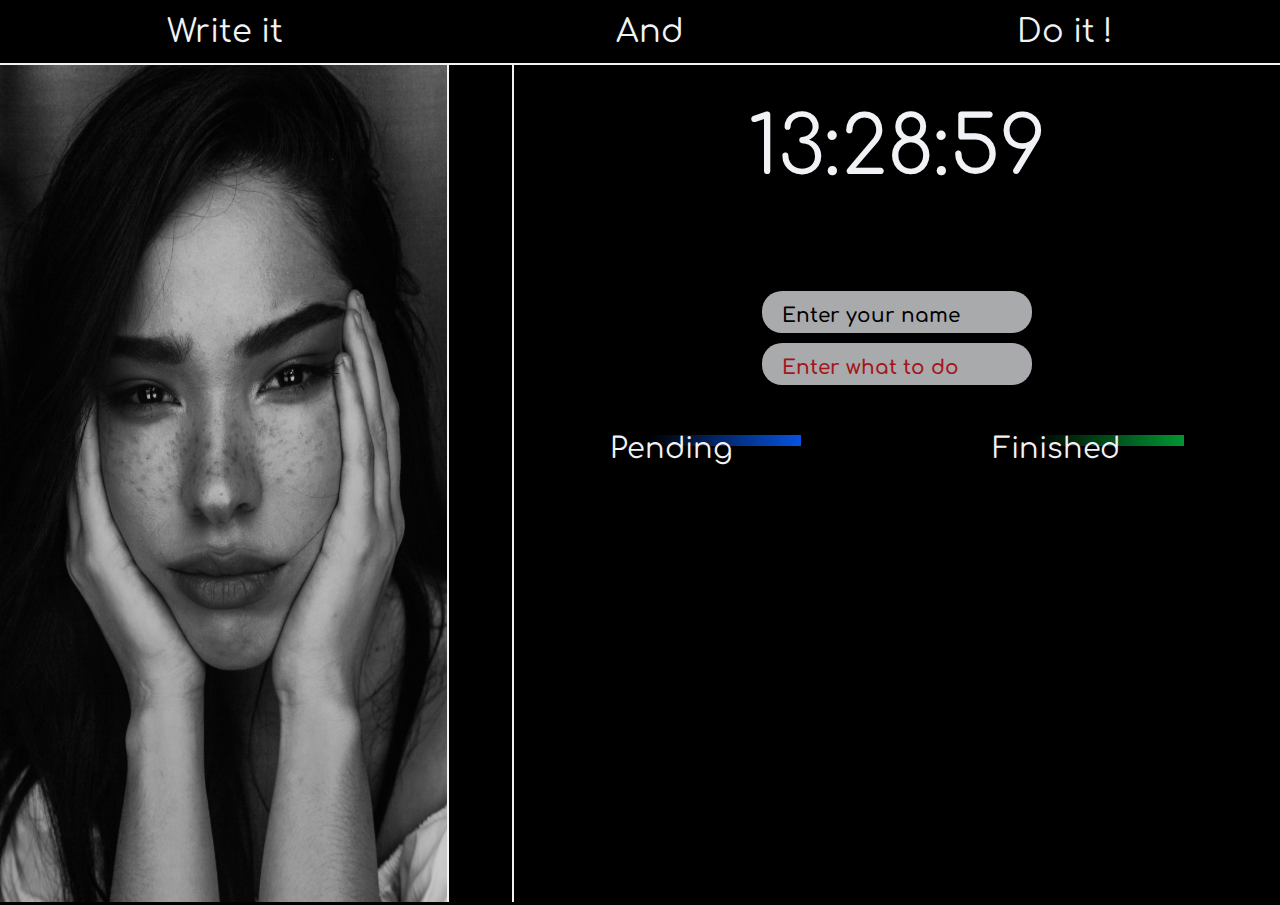
<file: index.html>
<!DOCTYPE html>

<html>
    <head>
        <title>TODO-LIST</title>
        <meta charset="utf-8" />
        <link rel="stylesheet" href="index.css" />
    </head>
    <body>
        <header>
            <span>Write it</span>
            <span>And</span>
            <span>Do it !</span>
        </header>

        <footer>
            <section class="photo-section"></section>
            <aside>
                <h4 class="js-greetings greetings"></h4>
            </aside>
            <section class="todo-section">
                <main>
                    <div class="js-clock">
                        <h1>00:00</h1>
                    </div>
                    <span class="js-weather"></span>
                    <form class="js-form form">
                        <input type="text" placeholder="Enter your name" />
                    </form>
                    <form class="js-toDoForm">
                        <input type="text" placeholder="Enter what to do" />
                    </form>
                    <div class="list-set">
                        <div class="list-set__left">
                            <span class="list-title">Pending</span>
                            <ul class="pendingList"></ul>
                        </div>
                        <div class="list-set__right">
                            <span class="list-title">Finished</span>
                            <ul class="finishedList"></ul>
                        </div>
                    </div>
                </main>
            </section>
        </footer>

        <script src="clock.js"></script>
        <script src="greeting.js"></script>
        <script src="todo.js"></script>
        <script src="bg.js"></script>
        <script src="weather.js"></script>
    </body>
</html>
</file>
<file: index.css>
@import "reset.css";
@import url("https://fonts.googleapis.com/css2?family=Comfortaa:wght@300&family=Open+Sans+Condensed:ital,wght@1,300&display=swap");

html {
    height: 100%;
    font-family: "Comfortaa", cursive;
}

body {
    box-sizing: border-box;
    height: 100%;
    width: 100%;
    background-color: black;
}

header {
    height: 7%;
    border-bottom: 2px solid #f1f2f6;
    color: #f1f2f6;
    display: flex;
    align-items: center;
    justify-content: space-around;
    font-size: 32px;
    overflow: hidden;
}

header span {
    animation: fadeRight 1.4s ease-in-out;
}

header span:hover {
    color: #ffc312;
    font-weight: 700;
}

@keyframes fadeRight {
    0% {
        transform: translateY(-50px);
        opacity: 0.6;
    }
    50% {
        transform: none;
    }
    75% {
        transform: translateY(-20px);
    }
    100% {
        transform: none;
    }
}

footer {
    height: 93%;
    display: flex;
}

section {
    box-sizing: border-box;
    height: 100%;
}

.photo-section {
    width: 35%;
}

.bgImage {
    height: 100%;
    width: 100%;
}

aside {
    width: 5%;
    font-size: 30px;
    font-weight: 700;
    display: flex;
    align-items: center;
    justify-content: center;
    border-right: 2px solid #f1f2f6;
    border-left: 2px solid #f1f2f6;
}

aside h4 {
    writing-mode: tb-rl;
    text-orientation: upright;
    letter-spacing: 0.5em;
    text-transform: uppercase;
    transform: rotate(0deg);
    color: #f1f2f6;
}

aside h4:hover {
    color: #ffc312;
}

.todo-section {
    width: 60%;
    display: flex;
}

main {
    box-sizing: border-box;
    width: 100%;
    display: flex;
    flex-direction: column;
    align-items: center;
    overflow-y: scroll;
}

main::-webkit-scrollbar {
    display: none;
}

.js-clock {
    height: 20%;
    color: #f1f2f6;
    display: flex;
    align-items: center;
    font-size: 5em;
    transition: color 1s ease-in-out;
}

.js-weather {
    height: 7%;
    align-items: center;
    font-size: 2em;
    color: #f1f2f6;
}

.js-clock:hover,
.js-weather:hover {
    color: #ffc312;
    font-weight: 700;
}

.js-form {
    height: 5%;
    display: flex;
    align-items: center;
    outline: none;
    justify-content: center;
    padding-bottom: 10px;
}

.js-form input {
    height: 100%;
    width: 50%;
    border: none;
    background-color: #f1f2f6;
    border-radius: 20px;
    color: black;
    font-size: 2em;
    padding: 0px 20px;
    outline: none;
    opacity: 0.7;
}

.js-form input::placeholder {
    color: black;
    font-size: 20px;
    font-weight: 600;
    font-family: "Comfortaa", cursive;
}

.js-form input:hover,
.js-toDoForm input:hover {
    box-shadow: 0px 1px 20px 3px #f1f2f6;
}

.js-toDoForm {
    box-sizing: border-box;
    height: 5%;
    display: flex;
    justify-content: center;
    align-items: center;
}

.js-toDoForm input {
    height: 100%;
    width: 50%;
    border: none;
    background-color: #f1f2f6;
    border-radius: 20px;
    color: black;
    font-size: 2em;
    padding: 0px 20px;
    outline: none;
    opacity: 0.7;
}

.js-toDoForm input::placeholder {
    color: #ea2027;
    font-weight: 600;
    font-size: 20px;
    font-family: "Comfortaa", cursive;
}

.list-set {
    box-sizing: border-box;
    height: 50%;
    width: 100%;
    display: flex;
    padding-top: 50px;
    justify-content: center;
    color: #f1f2f6;
}

.list-set__left,
.list-set__right {
    width: 50%;
    display: flex;
    flex-direction: column;
    align-items: center;
}

.list-set__left .list-title {
    font-size: 1.8em;
    width: 50%;
    height: 3%;
    display: flex;
    background: linear-gradient(to left, #0652dd 1%, transparent 80%);
}

.list-set__left .list-title:hover {
    color: #009432;
    font-weight: 600;
}

.list-set__right .list-title {
    font-size: 1.8em;
    width: 50%;
    height: 3%;
    display: flex;
    background: linear-gradient(to left, #009432 1%, transparent 80%);
}

.list-set__right .list-title:hover {
    color: #0652dd;
    font-weight: 600;
}

.pendingList,
.finishedList {
    padding: 40px;
    font-size: 20px;
    display: flex;
    flex-direction: column;
    align-items: flex-end;
}

ul > li > span {
    font-size: 28px;
}

button {
    cursor: pointer;
    border: none;
    border-radius: 10px;
    color: white;
    font-size: 10px;
    outline: none;
    opacity: 0.8;
}

button:nth-child(2) {
    background-color: #ea2027;
}

.pendingList button:nth-child(3) {
    background-color: #0652dd;
}

.finishedList button:nth-child(3) {
    background-color: #009432;
}

.form,
.greetings {
    display: none;
}

.showing {
    display: flex;
}
</file>
